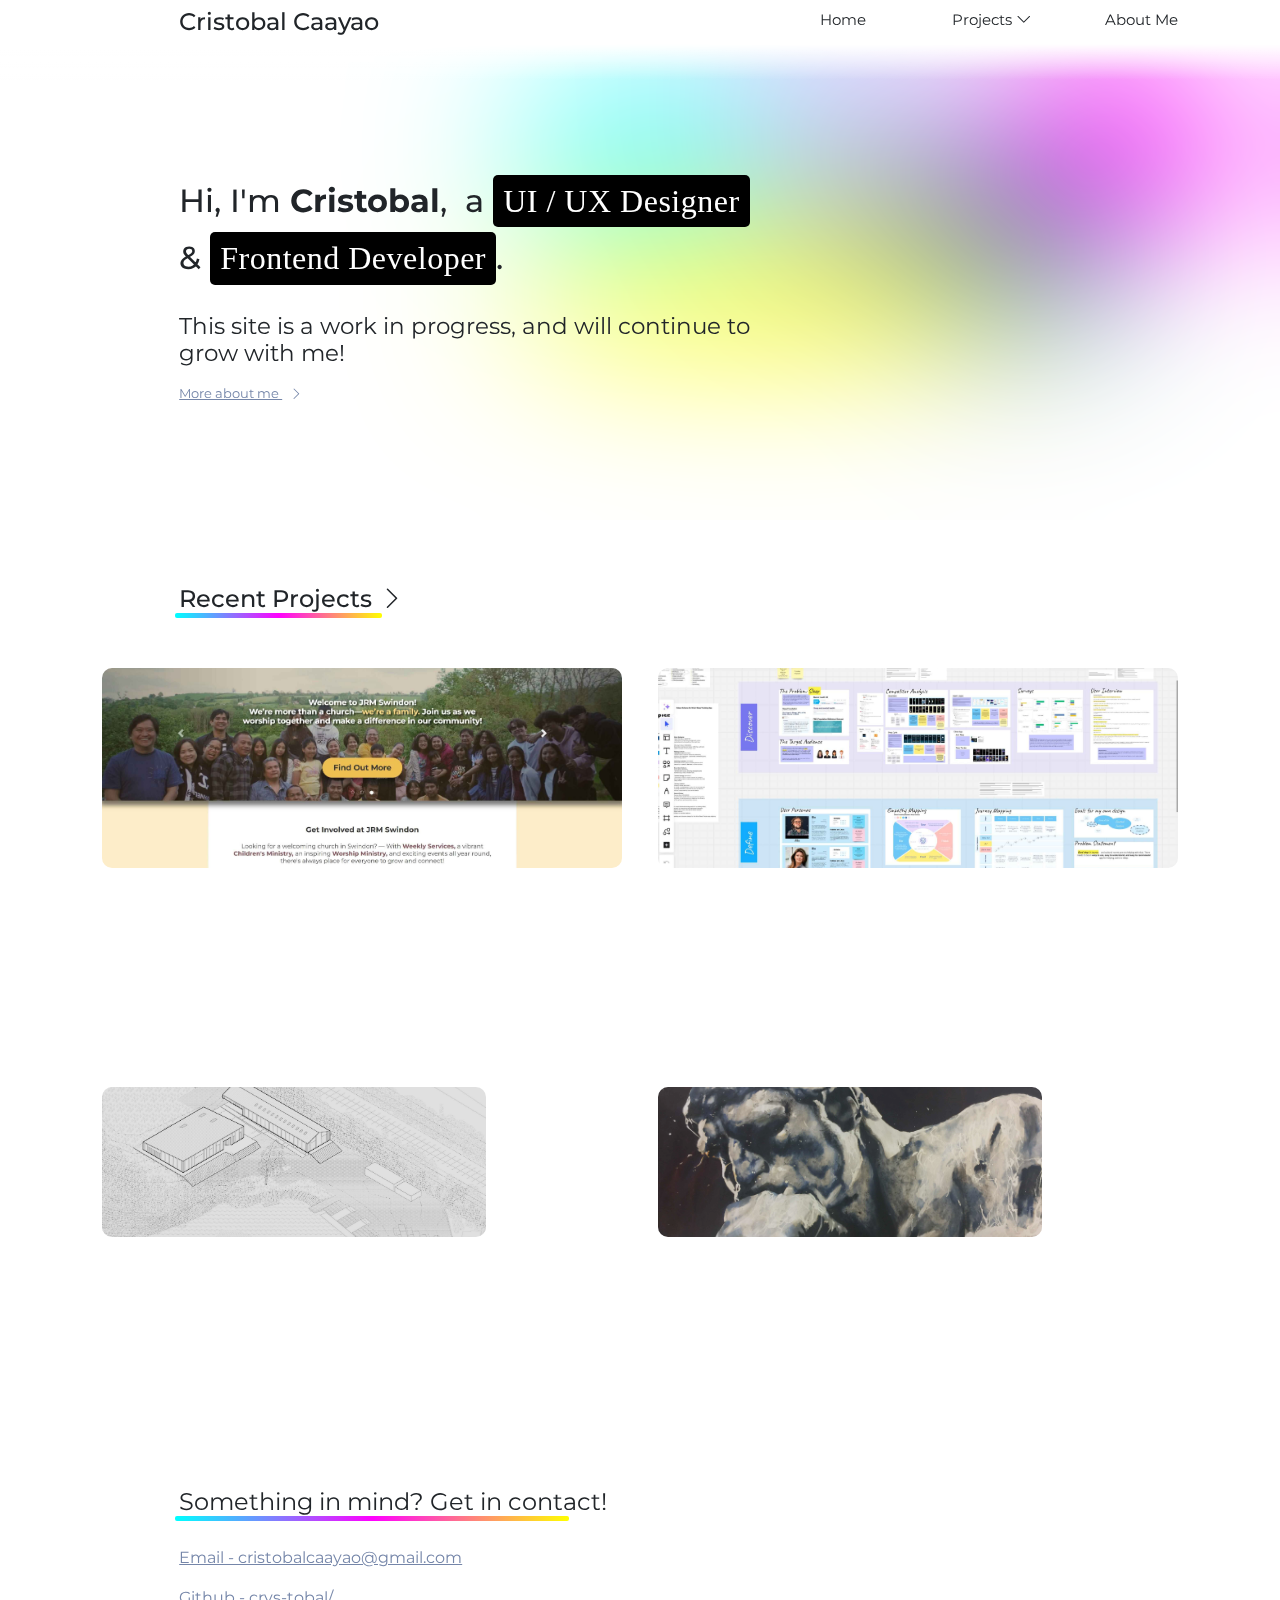
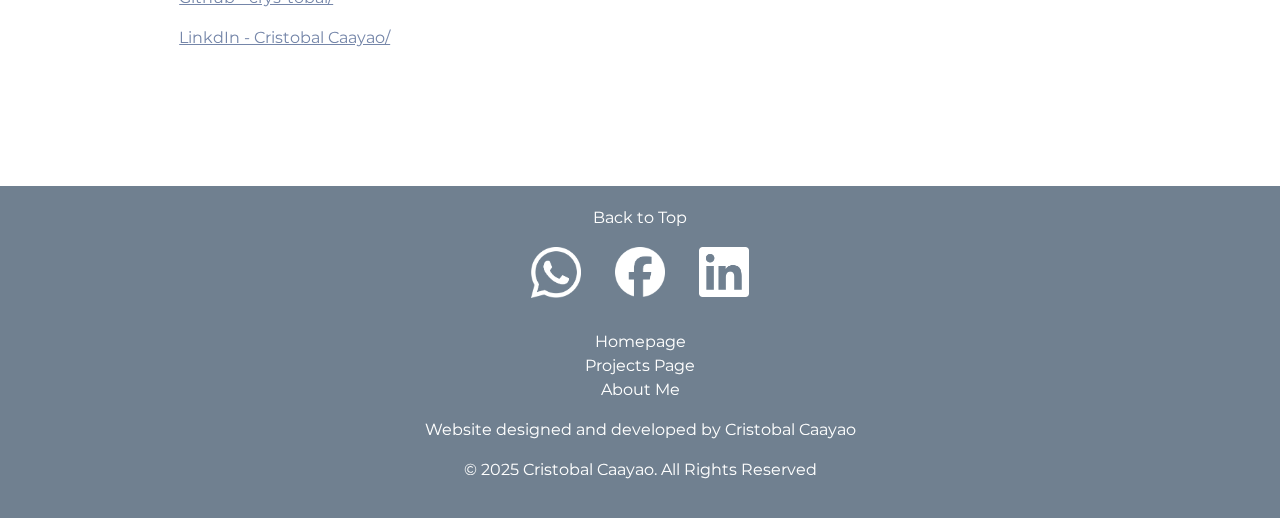
<file: index.html>
<!DOCTYPE html>
<html lang="en">
<head>
    <meta charset="UTF-8">
    <meta name="viewport" content="width=device-width, initial-scale=1.0">
    <title>Cristobal Caayao Portfolio</title>

    <link href="https://cdn.jsdelivr.net/npm/bootstrap@5.3.0/dist/css/bootstrap.min.css" rel="stylesheet">
    <script src="https://cdn.jsdelivr.net/npm/bootstrap@5.3.0/dist/js/bootstrap.bundle.min.js"></script>
    <link href="https://fonts.googleapis.com/css2?family=Montserrat:wght@400;700&display=swap" rel="stylesheet">
    <link rel="stylesheet" href="https://cdn.jsdelivr.net/npm/bootstrap-icons/font/bootstrap-icons.css">

    <link rel="stylesheet" href="styling.css">
    <script src="script.js" defer></script>

</head>
<body> 
    <header class="flex-row ">
       
        <a href="index.html"  class="left-page-margin" id="header-name">
            <h2 > 

                Cristobal Caayao

            </h2>
        </a>


        <nav class="navbar">
            <ul class="menu">
                <li><a href="index.html">Home</a></li>
                <li class="dropdown">
                    <a href="#" class="dropbtn">Projects <i class="bi bi-chevron-down"></i></a>
                    <ul class="dropdown-content">
                        <li><a href="projects.html#JRMSwinWeb"><div><div>JRM Swindon Website</div> <div><i class="bi bi-chevron-right"></i></div></div></a></li>
                        <li><a href="projects.html#BathSpaBoot"><div><div>Arise App UI&nbsp;/&nbsp;UX </div> <div><i class="bi bi-chevron-right"></i></div></div></a></li>
                        <li><a href="projects.html#Arup"><div><div>Arup Architecture </div> <div><i class="bi bi-chevron-right"></i></div></div></a></li>
                        <li><a href="projects.html#Other"><div><div>Others </div> <div><i class="bi bi-chevron-right"></i></div></div></a></li>
                    </ul>
                </li>
                <li><a href="about.html">About Me</a></li>
            </ul>
        </nav>
    </header>
<div class="content ">


  
        








        <div class="max-width parent">
        
           

            

            <div class="page-title left-page-margin left-align">

                <h1>Hi, I'm <span class="cristobal"><span>Cristobal</span>,</span> <span class="cristobalcaayao"><span>Cristobal&nbsp;Caayao</span>,</span>&nbsp;a <span class="text-box" id="UXDesigner">UI&nbsp;/&nbsp;UX Designer </span> 
                    & <span class="text-box" id="Frontend">Frontend Developer</span>.</h1>
                <p class="title" style="margin-top:20px;">This site is a work in progress, and will continue to grow with me!</p>
                
                
 
                    <a href="about.html" id="more-about-me">More about me <i class="bi bi-chevron-right"></i></a> 
                
       
               
            </div>

           
           
            <div class="recent-projects-container">  
                    
                 <a href="projects.html">
                    <div class="left-page-margin see-my-projects">
                    
                       <h2> Recent Projects<i class="bi bi-chevron-right"></i></h2>
                                             
                       
                        
                        
                    </div>
                </a>  
                    
                    <div class="project-thumbnail-container">

                        <div>
                            <div> 
                                <a href="projects.html#JRMSwinWeb"><div></div></a>
                                <div> 
                                    <h2>JRM Swindon Website </h2> 
                                    <p> A website for a local church to promote their community to potential newcomers.</p>
                                    <a href="https://crys-tobal.github.io/JRM-Swindon" class="visit-link" target="_blank">Visit website here</a>
                                    <a href="projects.html#JRMSwinWeb">Read More <i class="bi bi-chevron-right"></i></a>
                                </div>
                            </div>

                            <div>
                                <a href="projects.html#BathSpaBoot"><div></div></a>
                                <div> 
                                    <h2> Arise Sleep-tracking App UI&nbsp;/&nbsp;UX </h2> 
                                    <p>UI&nbsp;/&nbsp;UX design for a sleep-tracking app that encourages users to care about their sleep, by engaging them upon waking up.</p>
                                    <a href="projects.html#BathSpaBoot">Read More <i class="bi bi-chevron-right"></i></a>
                                </div>
                            </div>
                        </div>


                        <div>
                            <div> 
                                <a href="projects.html#Arup"><div></div></a>
                                <div> 
                                    <h2>Arup Architectural Visualisation </h2> 
                                    <p>Created visual documents, including an axonometric map and site-integrated renderings, to illustrate a proposed architectural project.</p>
                                    <a href="projects.html#Arup">Read More <i class="bi bi-chevron-right"></i></a>
                                </div>
                            </div>

                            <div>
                                <a href="projects.html#Other"><div></div></a>
                                <div> 
                                    <h2>Other Projects </h2> 
                                    <p>Various miscellaneous projects, primarily artwork, I've done during education that I want to show to the world!</p>
                                    <a href="projects.html#Other">Read More <i class="bi bi-chevron-right"></i></a>
                                </div>
                            </div>
                        </div>

                        
                    </div>

                
            </div>

                                        <div class="child gradient">

                                                        <div></div>
                                                        <div></div>
                                                        <div></div>
                                                        <div></div>
                                                        <div></div>

                                                    </div>
         
    
         
        </div>

        

        

</div>
<div class="left-page-margin right-page-margin left-align get-in-contact">
                    
    <h2>Something in mind? Get in contact!</h2>
    <a href="mailto:cristobalcaayao@gmail.com"><p>Email - cristobalcaayao@gmail.com</p></a>
    <a href="https://github.com/crys-tobal" target="_blank"><p>Github - crys-tobal/</p></a>
    <a href="#" target="_blank"><p>LinkdIn - Cristobal Caayao/</p></a>

    
</div>





        <footer class="footer">

            <div>
                <a href="#" class="back-to-top">Back to Top</a>
            </div>

            <div class="flex-row">
                <a class="social-media" href="#" alt="Link to my Whattsapp" title="Contact me on WhatsApp"> <img src="Photos/WhattsappWhite.png"> </a>
                <a class="social-media" href="#" alt="Link to my Facebook" title="Follow me on Facebook"> <img src="Photos/FacebookWhite.png"> </a>
                <a class="social-media" href="#" alt="Link to my LinkedIn" title="Follow me on LinkedIn"> <img src="Photos/LinkedInWhite.png"> </a>


            </div>

            <p></p>

                <ul style="margin: 20;">
                    
                    <li><a href="index.html">Homepage</a></li>
                    <li><a href="projects.html">Projects Page</a></li>
                    <li><a href="about.html">About Me</a></li>


                </ul>

            <p>Website designed and developed by Cristobal Caayao </p>
            <p>© 2025 Cristobal Caayao. All Rights Reserved  </p>

        </footer>

</body>
</html>
</file>
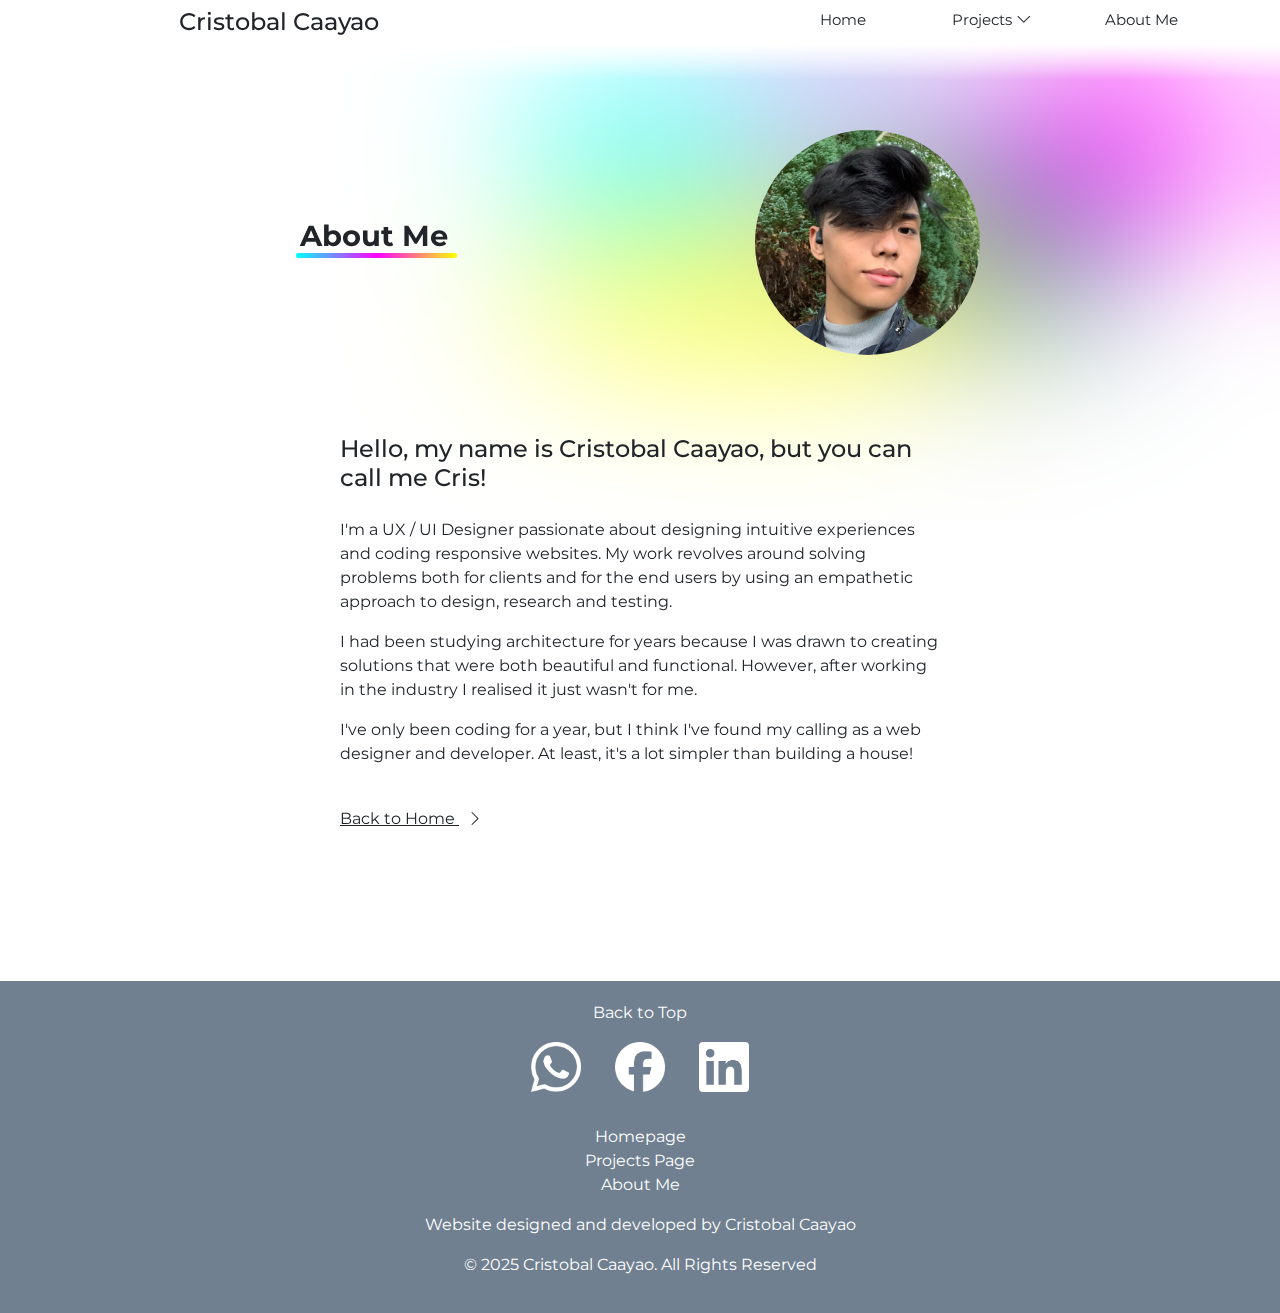
<file: about.html>
<!DOCTYPE html>
<html lang="en">
<head>
    <meta charset="UTF-8">
    <meta name="viewport" content="width=device-width, initial-scale=1.0">
    <title>Cristobal Caayao Portfolio</title>

    <link href="https://cdn.jsdelivr.net/npm/bootstrap@5.3.0/dist/css/bootstrap.min.css" rel="stylesheet">
    <script src="https://cdn.jsdelivr.net/npm/bootstrap@5.3.0/dist/js/bootstrap.bundle.min.js"></script>
    <link href="https://fonts.googleapis.com/css2?family=Montserrat:wght@400;700&display=swap" rel="stylesheet">
    <link rel="stylesheet" href="https://cdn.jsdelivr.net/npm/bootstrap-icons/font/bootstrap-icons.css">

    <link rel="stylesheet" href="styling.css">
    <script src="script.js" defer></script>

</head>
<body>

    <header class="flex-row ">
       
        <a href="index.html"  class="left-page-margin" id="header-name">
            <h2 > 

                Cristobal Caayao

            </h2>
        </a>


        <nav class="navbar">
            <ul class="menu">
                <li><a href="index.html">Home</a></li>
                <li class="dropdown">
                    <a href="#" class="dropbtn">Projects <i class="bi bi-chevron-down"></i></a>
                    <ul class="dropdown-content">
                        <li><a href="projects.html#JRMSwinWeb"><div><div>JRM Swindon Website</div> <div><i class="bi bi-chevron-right"></i></div></div></a></li>
                        <li><a href="projects.html#BathSpaBoot"><div><div>Arise App UI / UX </div> <div><i class="bi bi-chevron-right"></i></div></div></a></li>
                        <li><a href="projects.html#Arup"><div><div>Arup Architecture </div> <div><i class="bi bi-chevron-right"></i></div></div></a></li>
                        <li><a href="projects.html#Other"><div><div>Others </div> <div><i class="bi bi-chevron-right"></i></div></div></a></li>
                    </ul>
                </li>
                <li><a href="about.html">About Me</a></li>
            </ul>
        </nav>
    </header>
        

<div class="parent about-content">

    <div class="desktop-flex-row left-page-margin right-page-margin">

        <h1>About&nbsp;Me</h1>
        <div class="about-portrait"></div>
    </div>
    <div class="left-page-margin right-page-margin about-welcome-msg">

        <h2> Hello, my name is Cristobal Caayao, but you can call me Cris!</h2>
        <p>
            I'm a UX / UI Designer passionate about designing intuitive experiences 
            and coding responsive websites. My work revolves around solving 
            problems both for clients and for the end users by using an empathetic 
            approach to design, research and testing.
        </p>
        <p>

            I had been studying architecture for years because I was drawn to creating solutions that
            were both beautiful and functional. However, after working in the industry I realised
            it just wasn't for me.
        </p>
        <p>
            I've only been coding for a year, but I think I've found my calling as a 
            web designer and developer. At least, it's a lot simpler than building
            a house!
        </p>

        <a href="index.html"> Back to Home <i class="bi bi-chevron-right"></i></a>


        
    </div>

    <div class="child gradient">

        <div></div>
        <div></div>
        <div></div>
        <div></div>
        <div></div>

    </div>

</div>


<footer class="footer">

    <div>
        <a href="#" class="back-to-top">Back to Top</a>
    </div>

    <div class="flex-row">
        <a class="social-media" href="#" alt="Link to my Whattsapp" title="Contact me on WhatsApp"> <img src="Photos/WhattsappWhite.png"> </a>
        <a class="social-media" href="#" alt="Link to my Facebook" title="Follow me on Facebook"> <img src="Photos/FacebookWhite.png"> </a>
        <a class="social-media" href="#" alt="Link to my LinkedIn" title="Follow me on LinkedIn"> <img src="Photos/LinkedInWhite.png"> </a>


    </div>

    <p></p>

        <ul style="margin: 20;">
            
            <li><a href="index.html">Homepage</a></li>
            <li><a href="projects.html">Projects Page</a></li>
            <li><a href="about.html">About Me</a></li>


        </ul>

    <p>Website designed and developed by Cristobal Caayao </p>
    <p>© 2025 Cristobal Caayao. All Rights Reserved  </p>

</footer>


</body>
</html>
</file>
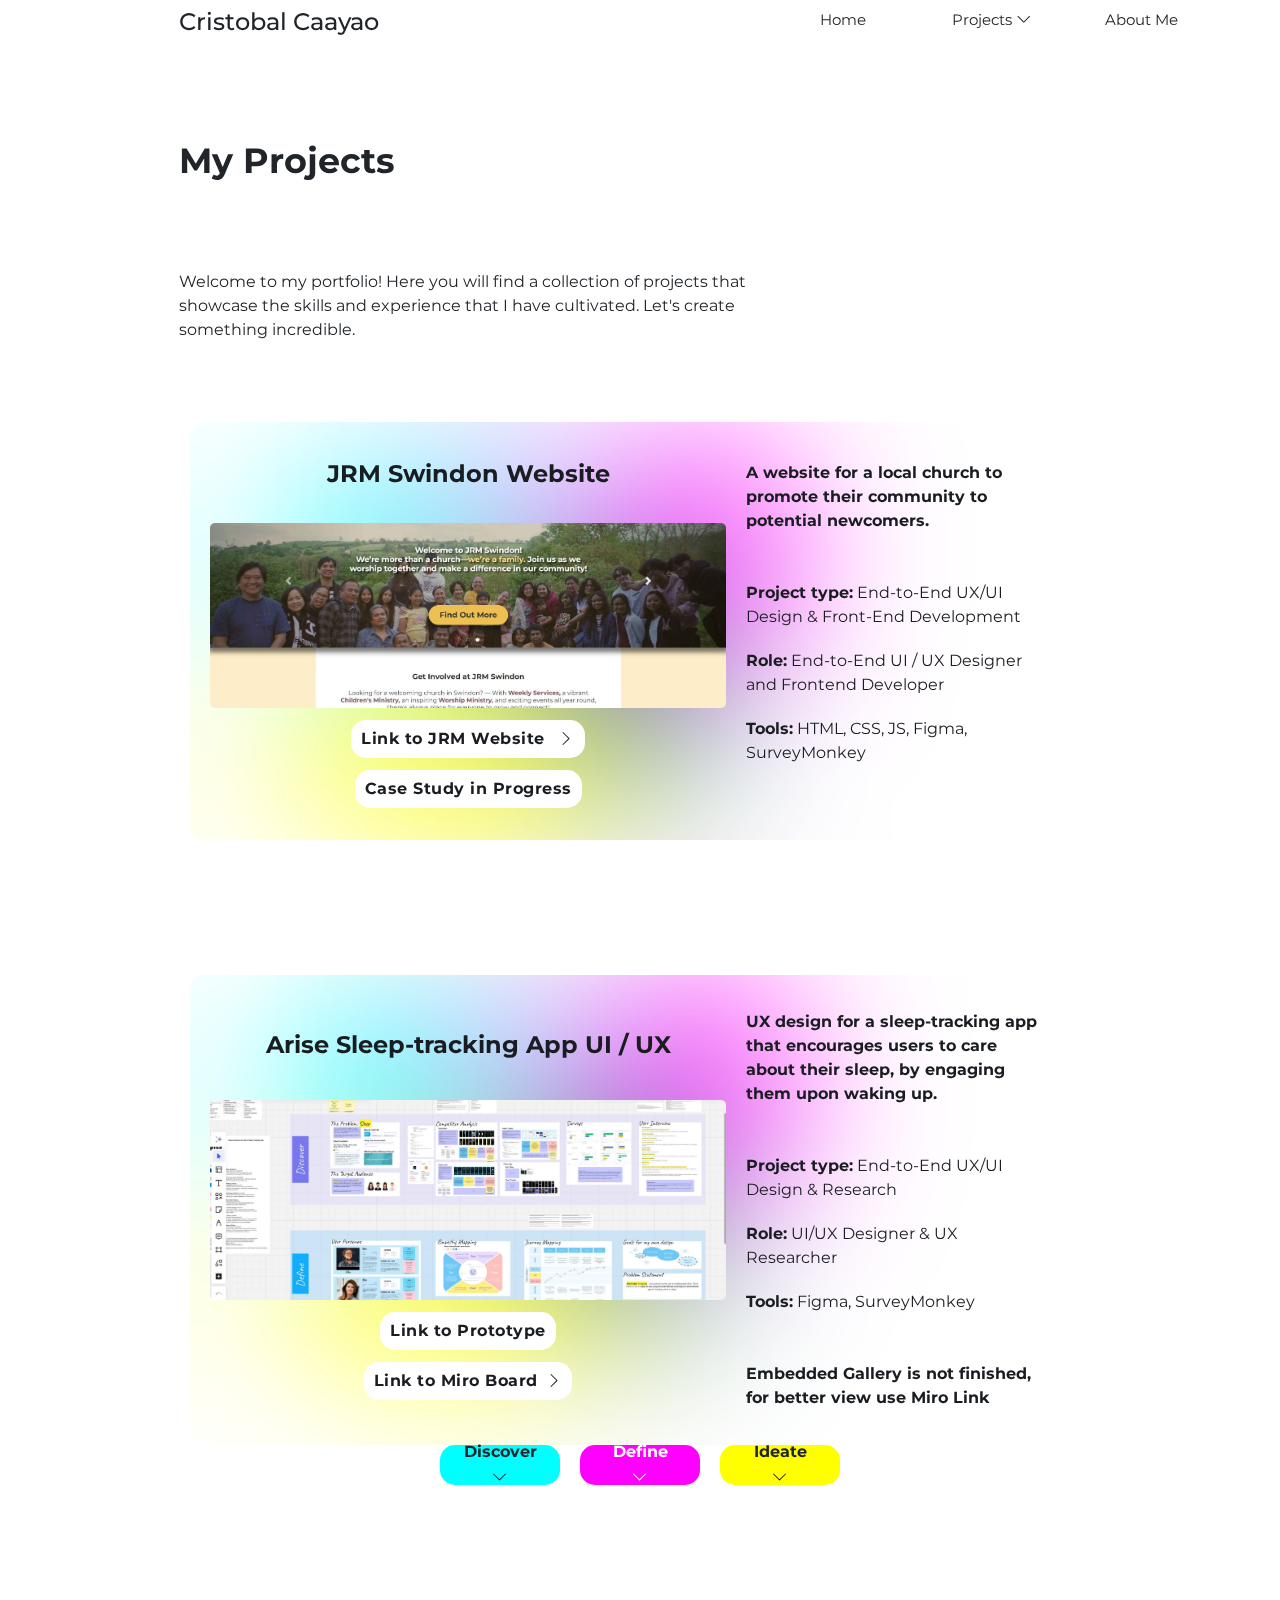
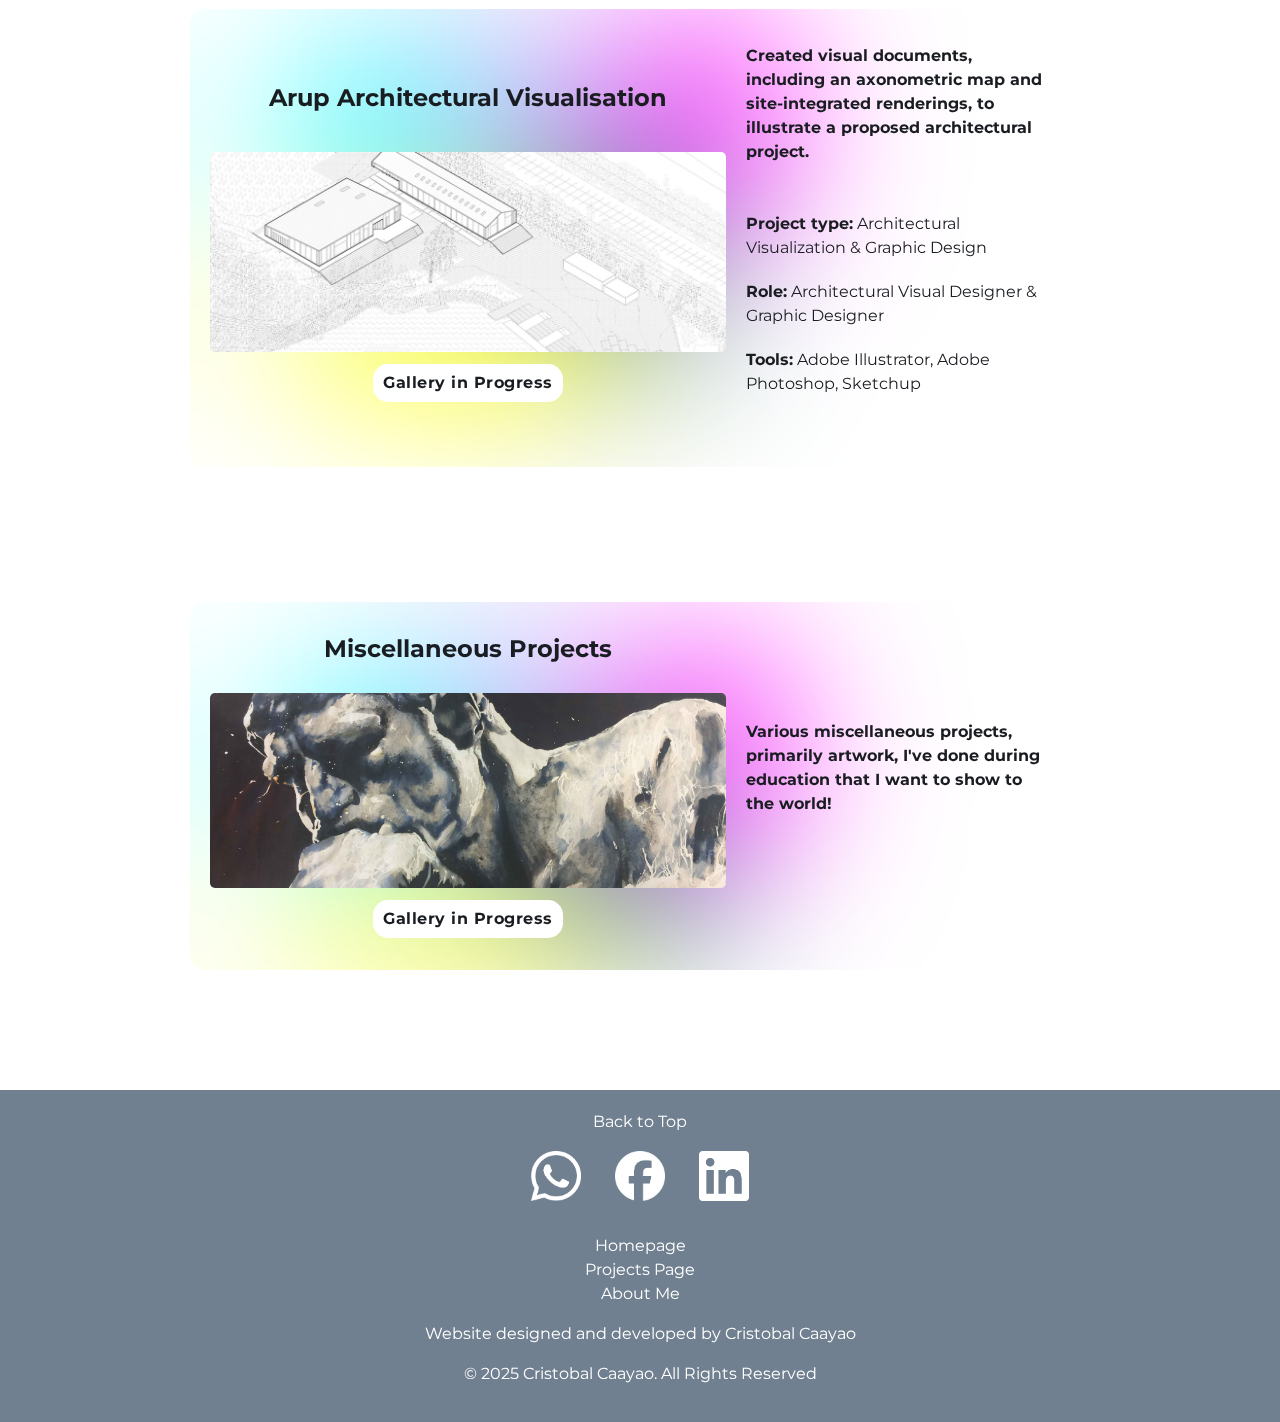
<file: projects.html>
<!DOCTYPE html>
<html lang="en">
<head>
    <meta charset="UTF-8">
    <meta name="viewport" content="width=device-width, initial-scale=1.0">
    <title>Cristobal Caayao Portfolio</title>

    <link href="https://cdn.jsdelivr.net/npm/bootstrap@5.3.0/dist/css/bootstrap.min.css" rel="stylesheet">
    <script src="https://cdn.jsdelivr.net/npm/bootstrap@5.3.0/dist/js/bootstrap.bundle.min.js"></script>
    <link href="https://fonts.googleapis.com/css2?family=Montserrat:wght@400;700&display=swap" rel="stylesheet">
    <link rel="stylesheet" href="https://cdn.jsdelivr.net/npm/bootstrap-icons/font/bootstrap-icons.css">
   
    <link rel="stylesheet" href="styling.css">
    <script src="script.js" defer></script>

</head>
<body>

    <header class="flex-row ">
       
        <a href="index.html"  class="left-page-margin" id="header-name">
            <h2 > 

                Cristobal Caayao

            </h2>
        </a>


        <nav class="navbar">
            <ul class="menu">
                <li><a href="index.html">Home</a></li>
                <li class="dropdown">
                    <a href="#" class="dropbtn">Projects <i class="bi bi-chevron-down"></i></a>
                    <ul class="dropdown-content">
                        <li><a href="projects.html#JRMSwinWeb"><div><div>JRM Swindon Website</div> <div><i class="bi bi-chevron-right"></i></div></div></a></li>
                        <li><a href="projects.html#BathSpaBoot"><div><div>Arise App UI&nbsp;/&nbsp;UX </div> <div><i class="bi bi-chevron-right"></i></div></div></a></li>
                        <li><a href="projects.html#Arup"><div><div>Arup Architecture </div> <div><i class="bi bi-chevron-right"></i></div></div></a></li>
                        <li><a href="projects.html#Other"><div><div>Others </div> <div><i class="bi bi-chevron-right"></i></div></div></a></li>
                    </ul>
                </li>
                <li><a href="about.html">About Me</a></li>
            </ul>
        </nav>
    </header>


        
<div class="projects-content">

    <div class="left-page-margin right-page-margin">

        <h1>

            My Projects

        </h1>

        <p>

            Welcome to my portfolio! Here you will find a collection of projects 
            that showcase the skills and experience that I have cultivated. 
            Let's create something incredible.

        </p>

    
    </div>

    <div id="JRMSwinWeb" class="project-card">
        
        <div>
          
            <div class="desktop-flex-row">

                
                <div>
                    <div>
                        <h2> JRM Swindon Website</h2>
                    </div>
                        
                    <div style="background-image: url(Photos/JRMSwinWeb1.jpg)" class="img">
                    </div>
                        
                    <a href="https://crys-tobal.github.io/JRM-Swindon/" target="_blank"> 
                        <span>Link to JRM Website <i class="bi bi-chevron-right"></i></span> 
                    </a>
                    
                    <a href="" target=""> 
                        <span>Case Study in Progress</span> 
                    </a>
                   
                </div>
                <div class="">

                    

                    <strong>
                        A website for a local church to promote their community to potential newcomers.
                    </strong>
                    <br>
                    
                    <ul class="flex-row">
                        <li>
                            <strong>Project type:</strong> 
                                              
                            End-to-End UX/UI Design & Front-End Development
                        
                        </li>

                        <li>
                            <strong>Role:</strong> 
                                               
                            End-to-End UI / UX Designer and Frontend Developer
                        </li>
                        <li>
                            <strong>Tools:</strong> 
                                                                   
                            HTML, CSS, JS, Figma, SurveyMonkey
                        </li>
                    </ul>
                    

                </div>
                
                
            </div>
            
            
            <div class="child gradient">

            <div></div>
            <div></div>
            <div></div>
            <div></div>
            <div></div>
    
            </div>
        </div>

       
      
            

    </div>

    <div class="white-space"></div>

    <div id="BathSpaBoot" class="project-card">
        
        <div>
            
            <div class="desktop-flex-row">               
                
                <div>

                    <div>
                        <h2>Arise Sleep-tracking App UI&nbsp;/&nbsp;UX</h2>
                    </div>
                            
                    <div style="background-image: url(Photos/AriseApp1.jpg)" class="img"></div>
                    
                            <a href="" target="_blank"> 
                                <span>Link to Prototype</span> 
                            </a>

                            <a href="https://miro.com/app/board/uXjVKItjib8=/?share_link_id=719133963864" target="_blank"> 
                                <span>Link to Miro Board<i class="bi bi-chevron-right"></i></span> 
                            </a>
                                
                    
                </div>

                    <div class="">

                        

                        <strong>
                            UX design for a sleep-tracking app that encourages users to care about their sleep, by engaging them upon waking up.
                        </strong>
                        <br>
                        
                        <ul class="flex-row">
                            <li>
                                <strong>Project type:</strong> 
                        
                        
                                End-to-End UX/UI Design & Research
                            
                            </li>

                            <li>
                                <strong>Role:</strong> 
                            
                        
                                UI/UX Designer & UX Researcher
                            </li>
                            <li>
                                <strong>Tools:</strong> 
                                                
                        
                                Figma, SurveyMonkey
                            </li>
                        </ul>
                        
                        <strong>Embedded Gallery is not finished, for better view use Miro Link</strong>
                    </div>
                
                
            </div>
            
            
            <div class="child gradient">

            <div></div>
            <div></div>
            <div></div>
            <div></div>
            <div></div>
    
            </div>
        </div>               
    </div>

    <div class="ux-container">
        <div class="project-discover" onclick="loadSVG('Photos/AriseDiscover.svg')">Discover<i class="bi bi-chevron-down"></i></div>
        <div class="project-define" onclick="loadSVG('Photos/AriseDefine.svg')">Define<i class="bi bi-chevron-down"></i></div>
        <div class="project-ideate" onclick="loadSVG('Photos/AriseIdeate.svg')">Ideate<i class="bi bi-chevron-down"></i></div>
    </div>
    
    <div class="svg-container" id="svg-viewer">

        <div class="svg-content"></div>

    </div>




    <div id="Arup" class="project-card">
        
        <div>
            
            <div class="desktop-flex-row">

                

                <div>

                    <div>
                        <h2 >Arup Architectural Visualisation</h2>
                    </div>
                        
                        <div style="background-image: url(Photos/ArupUoS1.jpg)" class="img"></div>
                           
                                <a href="" target="_blank"> 
                                    <span>Gallery in Progress</span> 
                                </a>
                            
                   
                </div>
                <div class="">

                    

                    <strong>
                        Created visual documents, including an axonometric map and site-integrated renderings, to illustrate a proposed architectural project.
                    </strong>
                    <br>
                    
                    <ul class="flex-row">
                        <li>
                            <strong>Project type:</strong> 
                       
                       
                            Architectural Visualization & Graphic Design
                        
                        </li>

                        <li>
                            <strong>Role:</strong> 
                        
                       
                            Architectural Visual Designer & Graphic Designer
                        </li>
                        <li>
                            <strong>Tools:</strong> 
                                              
                      
                            Adobe Illustrator, Adobe Photoshop, Sketchup
                        </li>
                    </ul>
                    

                </div>
                
                
            </div>
            
            
            <div class="child gradient">

            <div></div>
            <div></div>
            <div></div>
            <div></div>
            <div></div>
    
            </div>
        </div>               
    </div>


    <div class="white-space"></div>

    <div id="Other" class="project-card">
        
        <div>
            
            <div class="desktop-flex-row">

                
                
                <div>
                    <div>
                        <h2 >Miscellaneous Projects</h2>
                    </div> 
                        
                        <div style="background-image: url(Photos/ThinkerArt.jpg)" class="img"></div>
                           
                                <a href="" target="_blank"> 
                                    <span>Gallery in Progress</span> 
                                </a>
                            
                   
                </div>
                <div class="" style="justify-content: center;">

                    

                    <strong>
                        Various miscellaneous projects, primarily artwork, I've done during education that I want to show to the world!
                    </strong>
                    <br>
                    
    
                    

                </div>
                
                
            </div>
            
            
            <div class="child gradient">

            <div></div>
            <div></div>
            <div></div>
            <div></div>
            <div></div>
    
            </div>
        </div>               
    </div>




</div>

<footer class="footer">

    <div>
        <a href="#" class="back-to-top">Back to Top</a>
    </div>

    <div class="flex-row">
        <a class="social-media" href="#" alt="Link to my Whattsapp" title="Contact me on WhatsApp"> <img src="Photos/WhattsappWhite.png"> </a>
        <a class="social-media" href="#" alt="Link to my Facebook" title="Follow me on Facebook"> <img src="Photos/FacebookWhite.png"> </a>
        <a class="social-media" href="#" alt="Link to my LinkedIn" title="Follow me on LinkedIn"> <img src="Photos/LinkedInWhite.png"> </a>


    </div>

    <p></p>

        <ul style="margin: 20;">
            
            <li><a href="index.html">Homepage</a></li>
            <li><a href="projects.html">Projects Page</a></li>
            <li><a href="about.html">About Me</a></li>


        </ul>

    <p>Website designed and developed by Cristobal Caayao </p>
    <p>© 2025 Cristobal Caayao. All Rights Reserved  </p>

</footer>

</body>
</html>
</file>
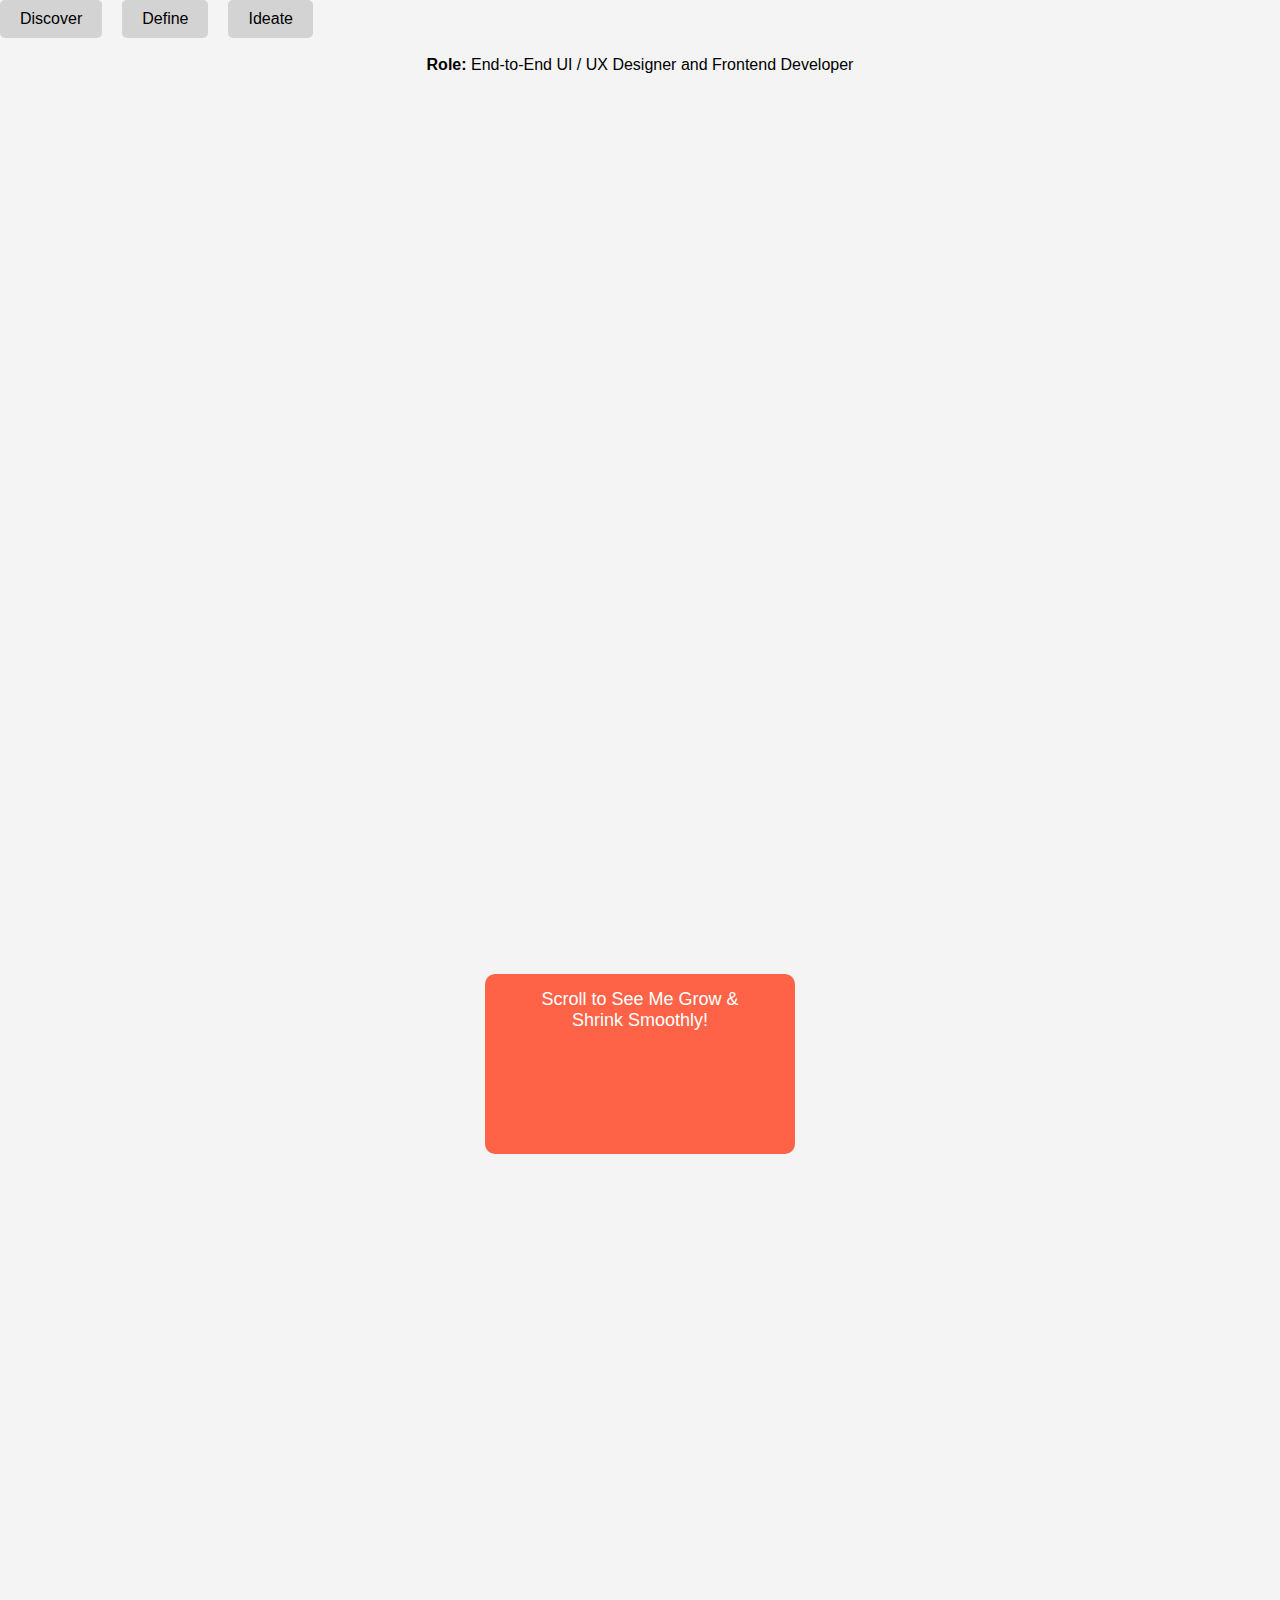
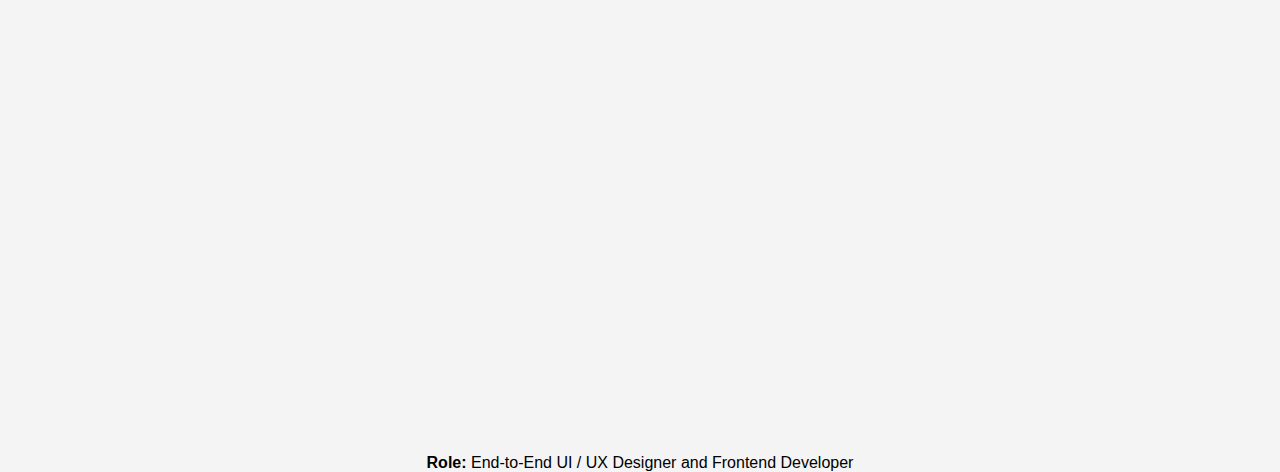
<file: test.html>
<!DOCTYPE html>
<html lang="en">
<head>
    <meta charset="UTF-8">
    <meta name="viewport" content="width=device-width, initial-scale=1.0">
    <title>Smooth Expanding & Shrinking Element</title>
    <style>
        /* Basic page styling */
        body {
            font-family: Arial, sans-serif;
            text-align: center;
            margin: 0;
            padding: 0;
            background: #f4f4f4;
        }

        /* Spacer to create scrolling space */
        .spacer {
            height: 100vh;

        }

        /* The element that will expand and shrink */
        .target {
            background: #ff6347;
            color: white;
            padding: 15px 30px;
            font-size: 18px;
            border-radius: 10px;
            transition: 300ms ease-in;
            height: 150px;
            width: 250px;
            margin: auto;
        }

        /* Scale up when it reaches the trigger point */
        .target.active {
            height: 250px;
            width: 400px;

        }
    </style>
    <script src="script.js" defer></script>
</head>
<body>


    <style>
        .ux-container {
            display: flex;
            gap: 20px;
            cursor: pointer;
        }
    
        .project-discover,
        .project-define,
        .project-ideate {
            padding: 10px 20px;
            background: lightgray;
            border-radius: 5px;
            transition: background 0.3s;
        }
    
        .project-discover:hover,
        .project-define:hover,
        .project-ideate:hover {
            background: gray;
        }
    
        /* Scrollable Container */
        .svg-scroll-container {
            position: fixed; /* Keeps it in view */
            bottom: 0; /* Aligns to the bottom of the page */
            left: 0;
            width: 100vw; /* Full viewport width */
            height: 300px; /* Set fixed height */
            overflow-x: auto; /* Enable horizontal scrolling */
            overflow-y: hidden; /* Prevent vertical scrolling */
            white-space: nowrap; /* Keep all elements in a row */
            background: rgba(255, 255, 255, 0.95); /* Light background for visibility */
            border-top: 2px solid #ccc;
            display: none; /* Initially hidden */
        }
    
        /* Ensures SVG scales while maintaining aspect ratio */
        .svg-content {
            display: inline-block; /* Prevents it from shrinking */
            height: 100%; /* Matches container height */
        }
    
        .svg-content img {
            height: 100%; /* Scale SVG based on height */
            width: auto; /* Maintain aspect ratio */
            display: inline-block;
        }
    </style>
    
    <div class="ux-container">
        <div class="project-discover" onclick="loadSVG('Photos/AriseDiscover.svg')">Discover</div>
        <div class="project-define" onclick="loadSVG('Photos/AriseDefine.svg')">Define</div>
        <div class="project-ideate" onclick="loadSVG('Photos/AriseIdeate.svg')">Ideate</div>
    </div>
    
    <div class="svg-container" id="svg-viewer">

        <div class="svg-content"></div>

    </div>
    </div>
    
    <script>
        function loadSVG(file) {
            let container = document.getElementById("svg-viewer");
            let content = container.querySelector(".svg-content");
    
            // Clear previous content
            content.innerHTML = '';
    
            // Create new SVG element
            let img = document.createElement("img");
            img.src = file;
            img.alt = "Loaded SVG";
    
            content.appendChild(img);
            container.style.display = "block"; // Show container
    
            // Reset scroll position to the start
            container.scrollLeft = 0;
        }
    </script>






















        <div class="flex-row">
            
                <strong>Role:</strong> 
            
        
                End-to-End UI / UX Designer and Frontend Developer
        
        </div>

    <div class="spacer"></div> <!-- Creates empty space above for scrolling -->

    <div class="project-thumbnail-container">
        <div>
            <div>
                <div class="target">Scroll to See Me Grow & Shrink Smoothly!</div>
            </div> <!-- The target element -->
        </div>
    </div>
    <div class="spacer"></div> <!-- More empty space below -->



      </div>
                    <div class="flex-row">
                        
                            <strong>Role:</strong> 
                        
                       
                            End-to-End UI / UX Designer and Frontend Developer
                       
                    </div>

    <script>
        document.addEventListener("DOMContentLoaded", function () {
            const target = document.querySelector(".target");
            const fixedHeightFromBottom = 260; // Change size when 150px from bottom

            function checkPosition() {
                const rect = target.getBoundingClientRect();
                const viewportHeight = window.innerHeight;
                
                // Monitor the *top* of the element instead of a changing reference point
                const elementTop = rect.top;

                // Expand when the top of the element reaches the 150px mark from the bottom
                if (elementTop < viewportHeight - fixedHeightFromBottom) {
                    target.classList.add("active");
                } 
                // Shrink back when scrolled up past the trigger point
                else {
                    target.classList.remove("active");
                }
            }

            // Run on scroll & load
            window.addEventListener("scroll", checkPosition);
            window.addEventListener("resize", checkPosition);
            checkPosition(); // Run once on page load
        });
        
    </script>

</body>
</html>
</file>
<file: styling.css>
* {

    margin-bottom: 0;
    caret-color: transparent;
    font-family: 'Montserrat', Arial, Helvetica, sans-serif;

}

html {

    scroll-behavior: smooth;

}

div {

    display:flex;
    flex-direction: column;
    justify-content: center;

}

a {

    color: unset;

}

header a {

    text-decoration: none;

}

    header > a {

        Position: relative;
        width: 250px;
        height: 100%;

    }

    header > a > h2 {

        Position: absolute;
        left: 0;
        top: 8px;

    }

.content {


    justify-content: start;


}


h1 {

    font-size: 1.5rem;


}   

    @media (min-width:398px) {

        h1 {

            font-size: 1.6rem;
        
        }

    }

    @media (min-width:645px) {

        h1 {

            font-size: 2rem;
        
        }

        .cristobalcaayao {

            display:none;

           }

    }

    @media (max-width:644px) {

        .cristobal {
            display: none;
        }

    }


    .h1 > span > span {

        font-weight: 700;

    }

                .cristobal > span , .cristobalcaayao > span {

                    font-weight: 700;

                }


h2 {

    padding: 0px;
    margin-bottom: 0;
    font-size: 1.5rem;
    text-align: start;

}

strong {

    font-weight: bold;

}






header {

    display: flex;
    
    Width: 100%;
    position: sticky;
    height: 80px;
    top: 0;
    background-color: rgba(255, 255, 255, 0);
    z-index: 1000;
    align-items: center;
    text-align: center;
    
    padding-bottom: 40px;

}

header::after {

    position: absolute;
    content:"";
    height: 100%;
    width: 100%;
    inset: 0;
    background: linear-gradient(to bottom, white 55%, rgba(0,0,0,0));
    z-index: -1;


}



       @media (max-width:830px) {



       }

           @media (max-width:644px) {

               #header-name {

                   display: none;
               }

               


           }




        .navbar {
            padding: 10px;
            margin-right: 0;
        }

        @media (min-width:800px) {

            .navbar {
                padding: 10px;
                margin-right: 5vw;
            }

        }
        
        .menu {
            list-style: none;
            padding: 0;
            margin: 0;
            display: flex;
            gap: 20px;
        }
        

        
        .menu a {
            display: block;
        }
        
        /* Dropdown Styles */
        .dropdown-content {
            display: none;
            position: absolute;
            top: 90%;
            left: 0;
            background: white;
            list-style: none;
            padding: 6px 0;
            margin: 0;
            width: 150px;
            box-shadow: 0px 6px 6px -1px rgba(0, 0, 0, 0.2);
            font-size: 0.8rem;
            text-align: start;
            border-radius: 4px;
        }
        
        .dropdown-content li {
            width: 100%;
        }
        
        .dropdown-content a {
            color: black;
            padding: 10px;
            display: block;
        }
        
        .dropdown-content a:hover {
            background: #ddd;
        }
        
        /* Show dropdown on hover */
        .dropdown:hover .dropdown-content {
            display: block;
        }
        
        /* Animation */
        .dropdown-content {
            opacity: 0;
            transform: translateY(-10px);
            transition: opacity 0.3s ease, transform 0.3s ease;
        }
        
        .dropdown:hover .dropdown-content {
            opacity: 1;
            transform: translateY(0);
        }












ul {

    padding-left: 0;

}


li {

    list-style-type: none;


}

.parent {

    position: relative;
    display: flex;
    justify-content: center;
    align-items: center;
    width: 100%;

}

.child {

    display:flex;
    position: absolute;
    align-items: center;
    justify-content:center ;

}

.left-align {

    justify-content: start !important;
    align-items: start !important;

}

.right-align {

    justify-content: end !important;

}





    


.max-width {

    width: 100%;
    align-items: start;

}

    @media (min-width:644px) {

        .desktop-flex-row {

            flex-direction: row;

        }

    }    








.page-title {

    max-width: 580px;
    text-align: left;
    top: 20vh;
    margin-right: 70px;
    cursor: default;
    line-height: 1.6em;
    font-size: 0.8em;
    padding-top: clamp(15px, 10vh, 25vh);
    padding-bottom: clamp(50px, 20vh, 40vh);

}

@media (max-width:644px) {

    .page-title {

        top: 10vh;
        
    
    }

}
    @media (max-height:700px) {

        

      

        .page-title {

            top: 7vh;
            
        
        }
    }


.title {

    font-size: 1.4em;
    line-height: 1.2;

}

    @media (min-width:390px) {

        .title {

            font-size: 1.6em;
        
        }

    }

    @media (min-width:644px) {

        .title {

            font-size: 1.8em;
        
        }

    }


    #more-about-me {

        text-decoration: underline;
        color: #7586a9 !important;

    }
   

.left-page-margin {

    margin-left: 10vw !important;

}

    @media (min-width:800px) {

        .left-page-margin {

            margin-left: 14vw !important;
        
        }

    }


.right-page-margin {

    margin-right: 10vw !important;

}

        
    @media (min-width:800px) {

        .right-page-margin {

            margin-right: 14vw !important;
        
        }
    }



    .project-thumbnail-container {

        align-items: start;
        gap: 7vmin;
        top: 100%;
        left: 0;
        width: 100vw;

        margin-top: 50px;
        transition: 300ms ease-in;
    
    }


        
    
            @media (min-width: 800px) {

                .project-thumbnail-container {

                    gap: 2vmin;
                    padding:0px min(8vw, 400px);
                
                }     
    
                .project-thumbnail-container > div {
    
                    flex-direction: row ;
                
                }       
    
            }
            
            .project-thumbnail-container a {

                font-size: 0.8em !important;
                text-decoration: underline !important;
                color: #7586a9 !important;
                width: 100%;
            
            }


nav {

    display: flex;
    
    margin-left: auto;
    align-items: center;
    padding-right: 5vw;
    font-size: 0.8em;
    gap:4px;
    width: 35vw;
    justify-content: space-between;
}

 
        
        @media (max-width:800px) {
            
            nav {

                width: 50vw;
                right: 0;
                padding: 0 5vw;
                justify-content: center;

            }


        }
    
        @media (max-width:644px) {
    
            nav {
    
                width: 100%;
                right: 0;
                padding: 0 5vw;
                justify-content: center;
    
            }
    
    
        }
    
        nav div {

            flex-direction: row;
            justify-content: start;
            align-items: center;
    
        }

        .dropdown-content > li > a > div > div:last-child {

        
            margin-left: auto;

        }

        .dropdown-content i {

            marign-top: 0;

        }

        nav ul {

            display: flex;
            flex-direction: row;
            margin-bottom: 0;
            width: 100%;

        }

        nav li {

            flex: 1;
            padding: 0;
            font-size: 1.2em;
            justify-content: center;
            align-items: center;
            transition: 100ms;
            min-width: 90px;
            cursor: pointer;

        }

            .menu > li:hover {

                color: #7586a9;

            }

        .submenu li:hover {

            color: #7586a9;

        }

        .menu li:hover .submenu {
            display: flex;
            flex-direction: column;
            justify-content: center;
            align-items: center;
    
        }

   




.gradient {

    height: min(600px, 120vh);
    width: 100%;
    inset: 0;
    overflow: hidden;
    border: 50px;
    top: -160px;
    left: 0;
    scale: 100%;
    z-index: -1;

}

.gradient div {

    position: absolute;
    border-radius: 50%;
    animation: meshGradient 3s infinite;
    inset: 0;
    margin: auto;
    pointer-events: none;

}

@keyframes meshGradient {

    70% {

        transform: scale(1.2) translate(50px);

    }

}




.gradient div:nth-child(1) {

    width: 20%;
    height: 30%;
    background-color: rgb(198, 183, 255);
    left: 31%;
    top: -32%;
    animation-delay: 0;


}

.gradient div:nth-child(2) {

    width: 20%;
    height: 30%;
    background-color: magenta;
    left: 74%;
    top: -25%;
    animation-delay: 1.6s;


}

.gradient div:nth-child(3) {

    width: 25%;
    height: 30%;
    background-color: rgb(37, 105, 144);
    left: 50%;
    top: 12%;
    animation-delay: 4.5s;


}

.gradient div:nth-child(4) {

    width: 40%;
    height: 20%;
    background-color: yellow;
    left: 19%;
    top: 25%;
    animation-delay: 11.2s;


}

.gradient div:nth-child(5) {

    width: 20%;
    height: 20%;
    background-color: cyan;
    left: 0%;
    top: -24%;
    animation-delay: 0.4s;


}

        #JRMSwinWeb .gradient {
            animation-delay: 0s;
        }

        #BathSpaBoot .gradient {
            animation-delay: 4.3s;
        }

        #Arup .gradient {
            animation-delay: 6.7s;
        }

        #Other .gradient {
            animation-delay: 9.2s;
        }


.gradient::after {

    position: absolute;
    content: "";
    height: 100%;
    width: 100%;
    bottom: -1px;
    background: rgba(255, 255, 255, 0.2);
    -webkit-backdrop-filter: blur(60px);
    backdrop-filter: blur(60px);
    

}
    @media (min-width:800px) {
        .gradient::after {

            -webkit-backdrop-filter: blur(80px);
            backdrop-filter: blur(80px);
            

        }

    }

.project-card .gradient {

    height: 1200px;
    top:-30%;
    left: -30%;
    overflow: visible;

}

    @media (min-width:800px) {

        .project-card .gradient {

            height: 800px;
            top:-40%;
        
        }

    }

.project-card .gradient::after {

    left:30%;

}







.see-my-projects {

    font-size: 2rem;
    bottom: 41%;
    text-align: left;
    max-width: max-content;
    justify-content: start;
    padding:0;
    flex-direction: row;
    align-items: center;
    justify-content: start;

}

    .see-my-projects:hover {

        color: slategrey;

    }

    

.see-my-projects > h2::after {

    content: "";
    position:relative;
    background: linear-gradient(to right, cyan, magenta, yellow);
    height: 5px;


    display: block;

    width: 92%;
    top: 31%;
    left: -4px;
    border-radius: 2px;

    

}

.recent-projects-container a {

    padding: 0;
    text-decoration: none;

}

.bi-chevron-right {

    margin-left: 8px;
    margin-top: 5px;
    scale: 80%;

}

.see-my-projects > bi-chevron-right {

    margin-left: 0.1vw;
    margin-top: 5px;
    scale: 80%;

}

.bi-chevron-down {

    margin-top: 2px;
    scale: 100%;

}







.text-box {

    background-color: black; 
    color: white;
    padding: 7px 10px; 
    display: inline-block; 
    border-radius: 5px; 
    transition: 150ms ease-in;
    font-family: 'Times New Roman', Times, serif;
    letter-spacing: 0.5px;
    margin-top: 5px;

}

    @media (max-width:350px) {

        #UXDesigner {

            max-width: 110px;

        }

        #Frontend {

            max-width: 124px;

        }

    }

.text-box:hover {

    background-color: yellow;
    color: black;

}





.recent-projects-container {

    left: 0;


}



                                            @media (min-width:9150px) {


                                                .project-thumbnail-container > div > div {

                                                    flex-direction: row;


                                                }

                                                .project-thumbnail-container > div > div > div:first-child , 
                                                .project-thumbnail-container > div > div > div:last-child {
                                                
                                                    height: 320px;


                                                }

                                                .project-thumbnail-container > div > div > div:first-child {

                                                    width: 140%;

                                                }
                                            }


 
.project-thumbnail-container div {   
    
    background-size: cover !important;
    background-position: center !important;
    position: relative;

}
        
.project-thumbnail-container > div {

    gap: 2vmin;
    justify-content: space-between;
    align-items: start;
    width: 100%;
    transition: 300ms ease-in;

}
    @media {

        .project-thumbnail-container > div {

            gap: clamp(2vmin, 4vmin, 7vmin);
        
        }

    }





.project-thumbnail-container > div > div {
            
    width: 100%;
    display: flex;
    align-items: start;

}

    @media (max-width:800px) {
        .project-thumbnail-container > div > div {
                    
            align-items: center;
            left: 0;
            width: 100vw !important;

        }
    }

            .project-thumbnail-container > div > div > div:first-child {

                background-color: rgb(204, 206, 248);
                height: 80px;
                background-position: center;
                background-size: cover;
                padding: 30px;
                width: 80%;
                position: relative;

            }

                .project-thumbnail-container > div > div > a > div::after {


                        content: "";
                        position: absolute;
                        top: 0;
                        left: 0;
                        width: 100%;
                        height: 100%;
                        background: rgba(0, 0, 0, 12%); /* Adjust the opacity (0.4 = 40% darkening) */
                        border-radius: 10px;
                        transition: 300ms ease-in;
                        backdrop-filter: blur(0.7px);
                        -webkit-backdrop-filter: blur(0.7px);

                }

            .project-thumbnail-container > div > div > div:last-child {


            }

                 


        .target {
            background: #ff6347 !important;
            color: white;
            padding: 15px 30px;
            font-size: 18px;
            border-radius: 10px;
            transition: 300ms ease-in;
            height: 150px;
            width: 50vw;
            left: 0;
            margin-left: 10vw;

        }

        .target.active::after {

            backdrop-filter: none;
            -webkit-backdrop-filter: none;

        }

            @media (min-width:800px) {

                .target {

                    width: 30vw;
                    margin-left: 0;
        
                }

            }

                .target.active {
                    height: 200px !important;
                    width: 100% !important;
                    left: 0;
                    margin-left: 0;

                }

                    @media(max-width:800px) {
                        
                        .target.active {

                            border-radius: 0;

                        }

                    }

                .project-thumbnail-container > div > div > a > div.active::after {
                    content: "";
                    position: absolute;
                    top: 0;
                    left: 0;
                    width: 100%;
                    height: 100%;
                    background: rgba(0, 0, 0, 0); /* Transparent background */
                }




        .target2 {

            color: rgb(0, 0, 0);
            padding: 0 30px 50px;
            font-size: 18px;
            border-radius: 10px;
            
            width: 100%;
            height: 100%;

            justify-content: start;
            align-items: start;
            flex-grow: 1;

            transition: 500ms ease-in;


            opacity: 0;
            text-align: start;

        }

        @media (max-width:799px) {

            .target2 {

                padding: 0px 14vw 70px;


            }

        }

            .target2.active {

                opacity: 1 !important;
                padding-top: 15px;


            }

        .target p, .target2 p {

            transition: 500ms ease-out;
            margin-bottom: 25px;

        }

        .active p {

            transform: translateY(15px);
            padding-bottom: 30px;

        }
               





.project-thumbnail-container > div:nth-child(1) > div:first-child > a > div {

    background-image: url('Photos/JRMSwinWeb1.jpg') !important;

}

.project-thumbnail-container > div:nth-child(1) > div:last-child > a > div {

    background-image: url('Photos/AriseApp1.jpg') !important;

}

.project-thumbnail-container > div:nth-child(2) > div:first-child > a > div {

    background-image: url('Photos/ArupUoS1.jpg') !important;

}

.project-thumbnail-container > div:nth-child(2) > div:last-child > a > div {

    background-image: url('Photos/ThinkerArt.jpg') !important;

}


    .project-thumbnail-container h2 {

        font-size: 1.2rem;
        font-weight: 700;
        text-align: start;
 

    }


    .visit-link {

        font-weight: 700;

    }
     



.get-in-contact h2 {

    margin-top: 50px;
    font-weight: 400;
    margin-bottom: 25px;

}
 

    .get-in-contact > h2::after {


            content: "";
            background: linear-gradient(to right, cyan, magenta, yellow);
            height: 5px;
            border-radius: 2px;
            display: block;

            position:relative;

            width: 92%;
            top: 31%;
            left: -4px;



    }

    .get-in-contact > a {

       color: #7586a9 !important;
    
    }








    .projects-content {

        text-align: left;
    
    }
    
        .projects-content > div > h1 {
    
            text-align: left;
            font-weight: 700;
            margin-top: 60px;
            font-size: 2.2rem;
    
        }
    
        .projects-content p {
    
            margin: 80px 0;
            max-width: 600px;
    
        }

        .projects-content h2 {
    
            font-weight: 700;
            text-align: left;
            margin:auto;
    
        }

          


        .project-card {
    
            align-items: center;
            justify-content: center;
    
        }

        .project-card > div > p {
    
            margin: 30px 0;
    
        }
      
    
        .project-card > div > span:has(a) {

            text-decoration: none !important;
            background-color: slategrey; 
            color: white;
            padding: 7px 10px; 
            display: inline-block; 
            border-radius: 5px; 
            transition: 150ms ease-in;
            font-family: 'Times New Roman', Times, serif;
            letter-spacing: 0.5px;
            margin-top: 5px;
            width: max-content;


        }
          
    .project-card h2 {

        margin: 15px 0px;

    }

 


        .project-card > div > div > div {

            width: 100%;
            align-items: center;
            gap: 12px;

        }

            @media (min-width:644px) {
                .project-card > div > div > div {

                    padding-bottom: 2%;

                }
            }


        .project-card > div > div > div > div {
          
            background-size: cover;
            background-position: center;

        }

        .project-card > div > div > div:last-child {
          
            padding: 20px;
            flex: 0 0 40%;  /* Takes up 40% of the space */
            justify-content: center;


        }

        .project-card .img {

            height: 200px;
            border-radius: 5px;
            width: 100%;

        }

        .project-card li {

            margin-bottom: 20px;

        }

        .project-card a > span {


                background-color: rgb(255, 255, 255); 
                padding: 7px 10px; 
                display: inline-block; 
                border-radius: 15px; 
                transition: 150ms ease-in;
                letter-spacing: 0.5px;
                font-weight: 700;


        }


    .project-card > div {

        width: 90%;
        max-width: 900px;
        border-radius: 15px;
        overflow: hidden;
        padding: 15px 20px;
        color: rgb(25, 28, 32);
        position: relative;

    }

        @media (min-width:800px) {


            .project-card > div {

                width: 90%;
        
            }
        

            .project-card .desktop-flex-row {

                flex-direction: row;

            }
        }

    .project-card .desktop-flex-row > div > div:first-child {

        flex: 0 0 20%;
        align-items: center;

    }


    .ux-container {

        max-width: 100%;
        gap: max(10px, 2vw);
        align-items: center;
        justify-content: center;
        padding-bottom: 20px;
        flex-direction: row;
        margin: 0px max(10px, 2vw);

    }

    .ux-container div {


        height: 40px;
        width: 120px;
        align-items: center;
        justify-content: center;
        font-weight: 700;
        border-radius: 15px;
        transition: 300ms ease;
        cursor: pointer;

    }   

        .ux-container div:nth-child(2) {

            color: white;


        }

        .ux-container div:hover {

            background-color: slategrey;
            color: white;
        }

        .ux-container {
            display: flex;
            gap: 20px;
            cursor: pointer;
        }

/* Scrollable Container */
.svg-container {

    width: 100vw;
    display: block;
    margin-bottom: 80px;

}

.svg-scroll-container {
    position: fixed; /* Keeps it in view */
    bottom: 0; /* Aligns to the bottom of the page */
    left: 0;
    width: 100vw; /* Full viewport width */
    height: 300px; /* Set fixed height */
    overflow-x: auto; /* Enable horizontal scrolling */
    overflow-y: hidden; /* Prevent vertical scrolling */
    white-space: nowrap; /* Keep all elements in a row */
    background: rgba(255, 255, 255, 0.95); /* Light background for visibility */
    border-top: 2px solid #ccc;
    display: none; /* Initially hidden */
}

/* Ensures SVG scales while maintaining aspect ratio */
.svg-content {
    display: inline-block; /* Prevents it from shrinking */
    height: 100%; /* Matches container height */
    width: 100%;
    overflow: hidden;
    overflow-x: auto;
}

.svg-content img {
    height: 80vh; /* Scale SVG based on height */
    width: auto; /* Maintain aspect ratio */
    display: inline-block;
}

    .project-discover {


        background-color: cyan;

    }

    .project-define {

        background-color: magenta;

    }

    .project-ideate {

        background-color: yellow;

    }


    .social-media {

        height: 50px;
        width: 50px;
        margin: 17px;
        padding: 0;

    }

    img {

        width: 100%;
        height: auto;
        object-position: center;
        object-fit: contain;

    }
    


    footer {

        margin-top: 120px;
        background-color: slategrey;
        width: 100%;
        display: flex;
        align-items: center;
        justify-content: space-between;
        text-align: center;
        flex-direction: column;
        padding: 20px;
        color: white;
        
    }

    footer a {

        text-decoration: none;

    }
    

.white-space {

    width: 100%;
    height: clamp(25px, 15vh, 25vh);

}






.about-content {

    padding: 0px;
    align-items: center;

}


.about-content > .desktop-flex-row {

    align-items: center;
    justify-content: center;
    padding: 50px 0;

}

    @media (min-width:644px) {

        .about-content > div:first-child {

            justify-content: start;
        
        }

    }

.about-content > .desktop-flex-row > h1 {

    margin-right: 0;
    font-weight: 700;
    padding: 20px 0px;
    font-size: 1.8em;

}

    @media (min-width:644px) {

        .about-content > .desktop-flex-row > h1 {

            margin-right: min(350px, 24vw);

        }
    }

    .about-content > .desktop-flex-row > h1::after {


            content: "";
            position:relative;
            display: block;
            background: linear-gradient(to right, cyan, magenta, yellow);
            width: 109%;
            height: 5px;
            top: 31%;
            left: -4px;
            border-radius: 2px;

            


    }

.about-content > .desktop-flex-row {

    flex-direction: column-reverse;

}

    @media (min-width:644px) {

        .about-content > .desktop-flex-row {

            flex-direction: row;
        
        }

    }

.about-portrait {

    background-image: url('Photos/CristobalPortrait.jpeg');
    width: clamp(200px, min(25vw, 25vh), 400px);
    aspect-ratio: 1;
    border-radius: 50%;
    background-position: center;
    background-size: cover;

}

.about-welcome-msg {

    padding: 30px 0px;
    max-width: 600px;

}

.about-welcome-msg h2 {

    margin-bottom: 25px;

}

.about-welcome-msg a {

    margin-top: 25px;

}
</file>
